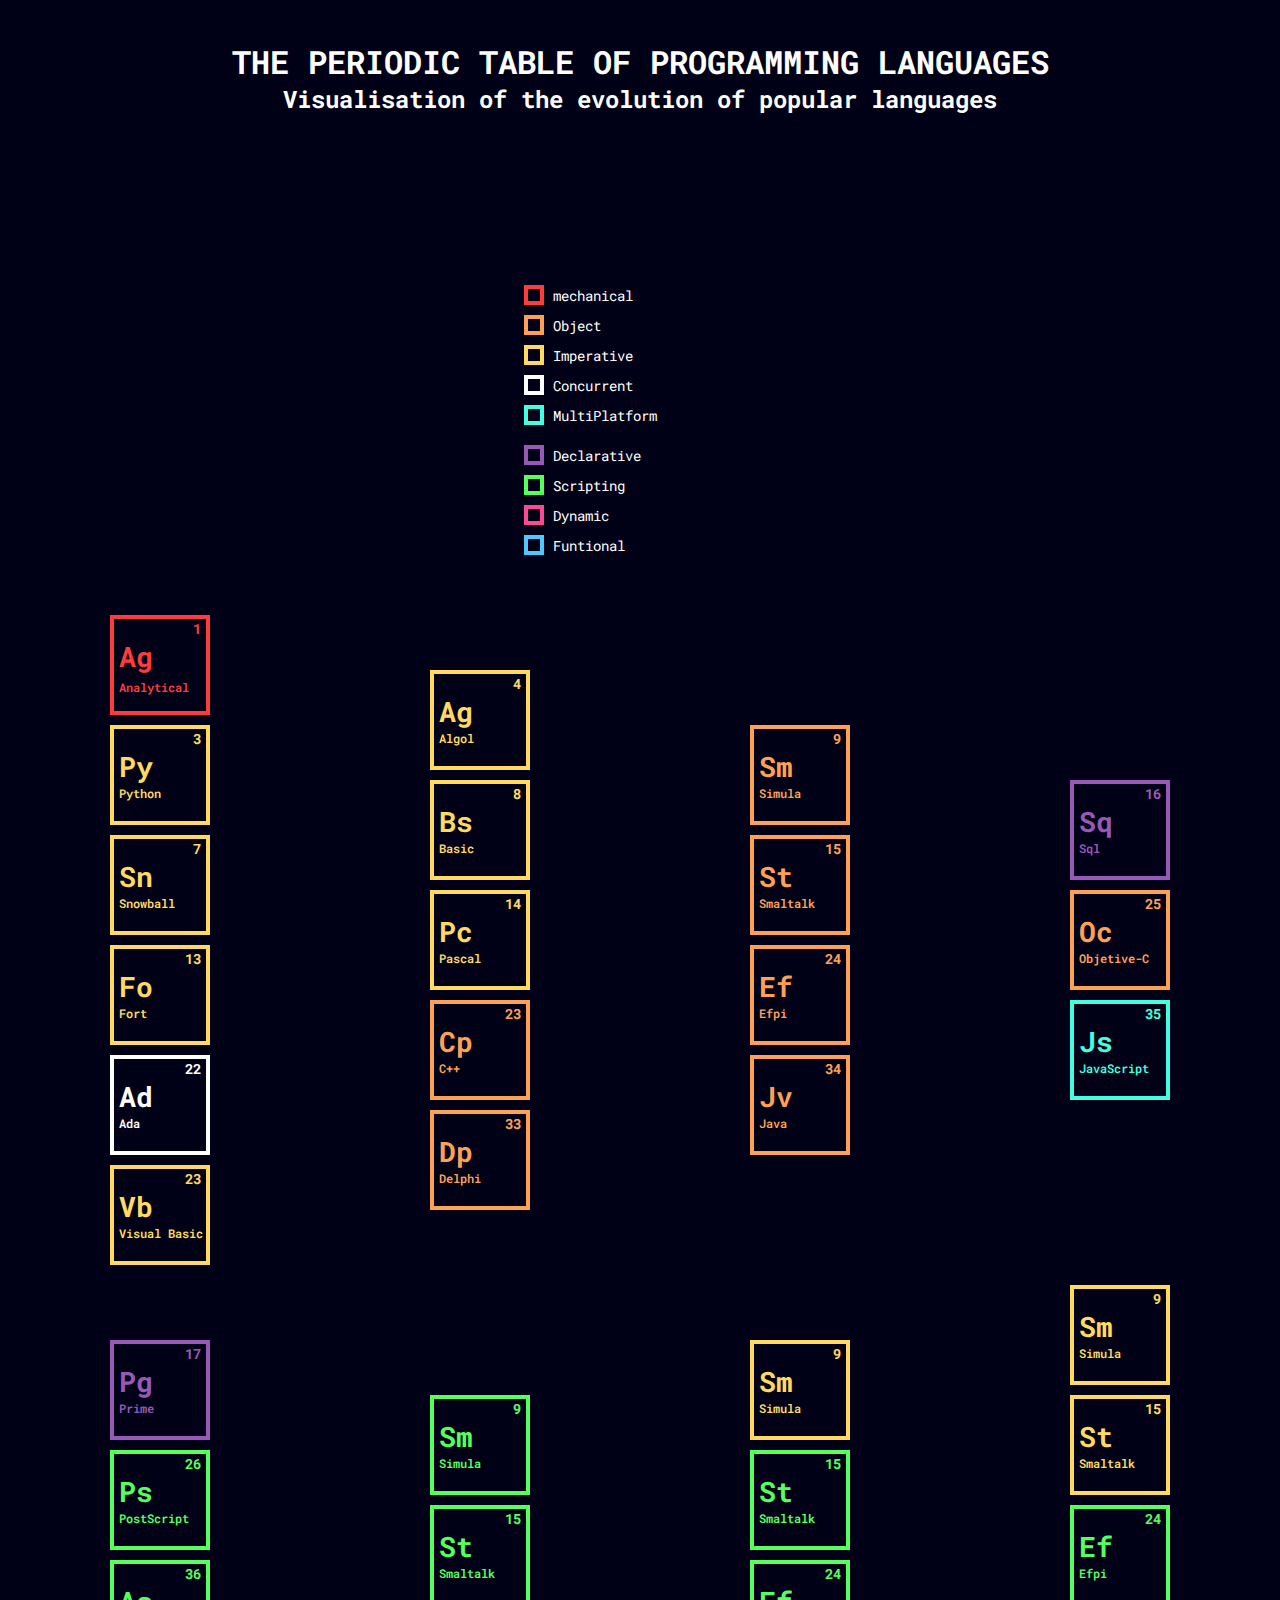
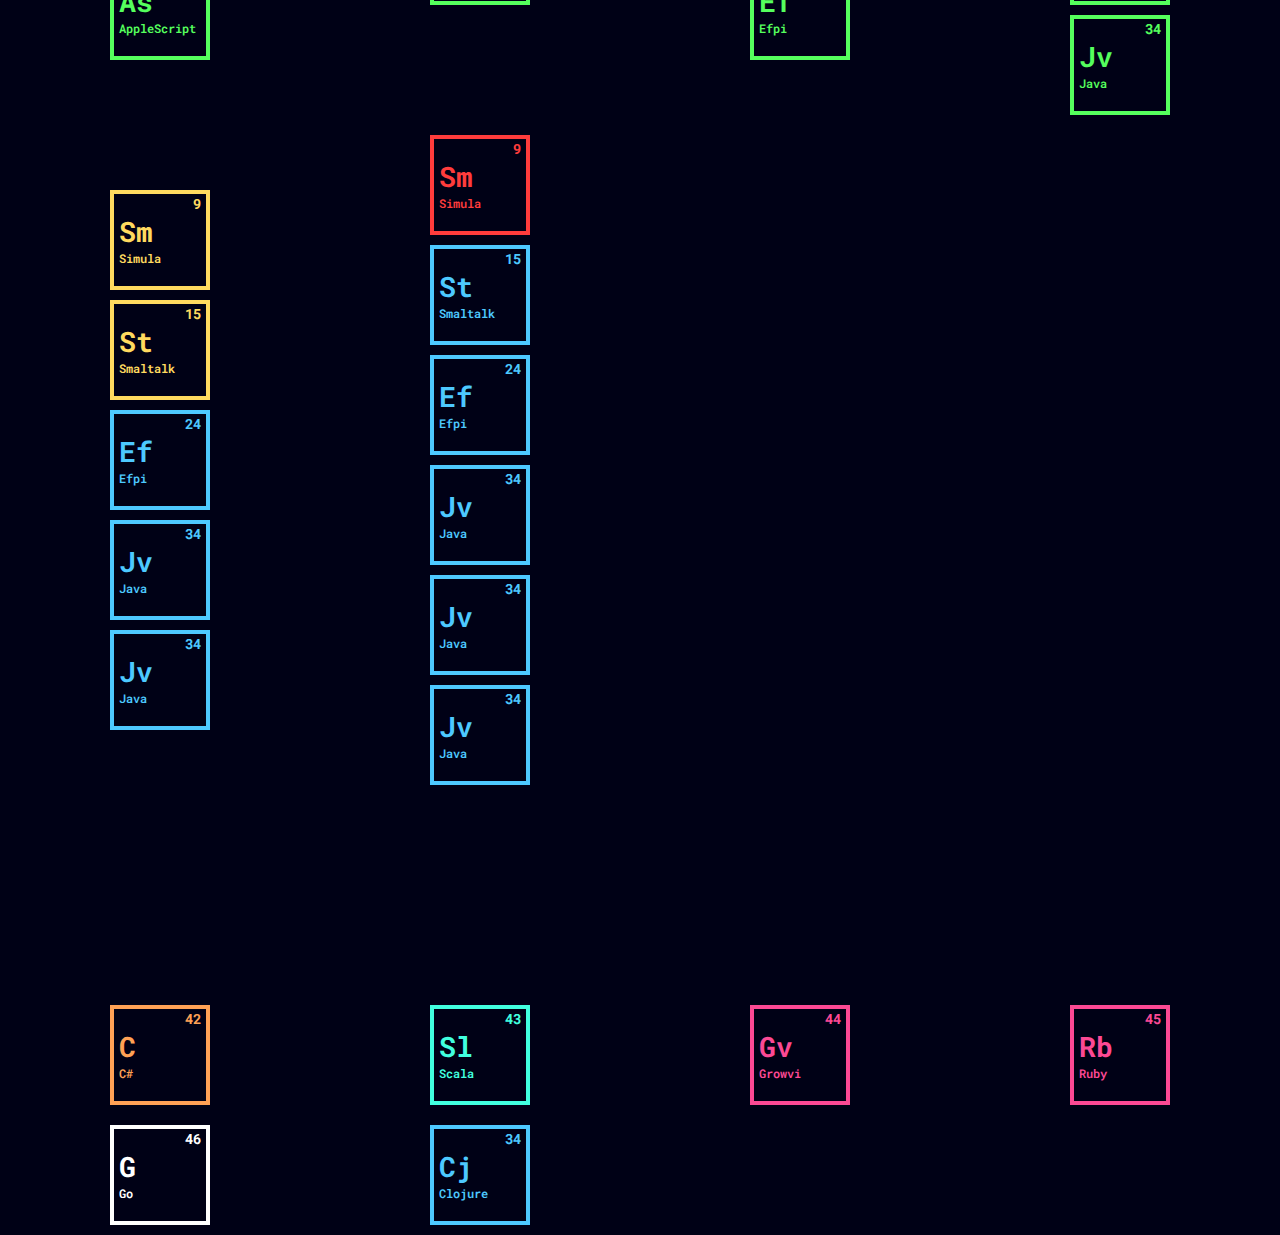
<file: index.html>
<!DOCTYPE html>
<html lang="en">
<head>
    <meta charset="UTF-8">
    <meta http-equiv="X-UA-Compatible" content="IE=edge">
    <meta name="viewport" content="width=device-width, initial-scale=1.0">
    <title>Document</title>
    <link rel="stylesheet" href="flexbox-tp.css">
    <link rel="preconnect" href="https://fonts.googleapis.com">
<link rel="preconnect" href="https://fonts.gstatic.com" crossorigin>
<link href="https://fonts.googleapis.com/css2?family=Roboto+Mono:wght@400;500;700&display=swap" rel="stylesheet">
</head>
<body>
    <h1>The periodic table of programming languages</h1>
    <h2>Visualisation of the evolution of popular languages</h2>
    <div class="symbology">
        <div class="category">
            <div class="item mechanical">
                <p class="text">mechanical</p>

            </div>

            <div class="item object-oriented">
                <p class="text">Object</p>

            </div>

            <div class="item imperative">
                <p class="text">Imperative</p>

            </div>

            <div class="item concurrent">
                <p class="text">Concurrent</p>

            </div>

            <div class="item multi">
                <p class="text">MultiPlatform</p>

            </div>

        </div>
        <div class="category">
            <div class="item declarative">
                <p class="text">Declarative</p>
            </div>

            <div class="item scripting">
                <p class="text">Scripting</p>

            </div>
            
            <div class="item dynamic">
                <p class="text">Dynamic</p>

            </div>

            <div class="item funtional">
                <p class="text">Funtional</p>

            </div>
        </div>
    </div>

    <div class="periodic-table">
        <div class="group">

            <div class="element mechanical">
                <p class="number">1</p>
                <abbr class="symbol">Ag</abbr>
                <abbr class="name">Analytical</p>
            </div>

            <div class="element imperative">
                <p class="number">3</p>
                <abbr class="symbol">Py</abbr>
                <p class="name">Python</p>
            </div>

            <div class="element imperative">
                <p class="number">7</p>
                <abbr class="symbol">Sn</abbr>
                <p class="name">Snowball</p>
            </div>

            <div class="element imperative">
                <p class="number">13</p>
                <abbr class="symbol">Fo</abbr>
                <p class="name">Fort</p>
            </div>

            <div class="element concurrent">
                <p class="number">22</p>
                <abbr class="symbol">Ad</abbr>
                <p class="name">Ada</p>
            </div>

            <div class="element imperative">
                <p class="number">23</p>
                <abbr class="symbol">Vb</abbr>
                <p class="name">Visual Basic</p>
            </div>
        </div>

        <div class="group">

            <div class="element imperative">
                <p class="number">4</p>
                <abbr class="symbol">Ag</p>
                <p class="name">Algol</p>
            </div>

            <div class="element imperative">
                <p class="number">8</p>
                <abbr class="symbol">Bs</abbr>
                <p class="name">Basic</p>
            </div>

            <div class="element imperative">
                <p class="number">14</p>
                <abbr class="symbol">Pc</abbr>
                <p class="name">Pascal</p>
            </div>

            <div class="element object-oriented">
                <p class="number">23</p>
                <abbr class="symbol">Cp</abbr>
                <p class="name">C++</p>
            </div>

            <div class="element object-oriented">
                <p class="number">33</p>
                <abbr class="symbol">Dp</abbr>
                <p class="name">Delphi</p>
            </div>
        </div>

        <div class="group">
            <div class="element object-oriented">
                <p class="number">9</p>
                <abbr class="symbol">Sm</p>
                <p class="name">Simula</p>
            </div>

            <div class="element object-oriented">
                <p class="number">15</p>
                <abbr class="symbol">St</abbr>
                <p class="name">Smaltalk</p>
            </div>

            <div class="element object-oriented">
                <p class="number">24</p>
                <abbr class="symbol">Ef</abbr>
                <p class="name">Efpi</p>
            </div>

            <div class="element object-oriented">
                <p class="number">34</p>
                <abbr class="symbol">Jv</abbr>
                <p class="name">Java</p>
            </div>

    
        </div>
        
        <div class="group">
            <div class="element declarative">
                <p class="number">16</p>
                <abbr class="symbol">Sq</p>
                <p class="name">Sql</p>
            </div>

            <div class="element object-oriented">
                <p class="number">25</p>
                <abbr class="symbol">Oc</abbr>
                <p class="name">Objetive-C</p>
            </div>

            <div class="element multi">
                <p class="number">35</p>
                <abbr class="symbol">Js</abbr>
                <p class="name">JavaScript</p>
            </div>

          
        </div>
        
        <div class="group">
            <div class="element declarative">
                <p class="number">17</p>
                <abbr class="symbol">Pg</p>
                <p class="name">Prime</p>
            </div>

            <div class="element scripting">
                <p class="number">26</p>
                <abbr class="symbol">Ps</abbr>
                <p class="name">PostScript</p>
            </div>

            <div class="element scripting">
                <p class="number">36</p>
                <abbr class="symbol">As</abbr>
                <p class="name">AppleScript</p>
            </div>

           
        </div>
        
        <div class="group">
            <div class="element scripting">
                <p class="number">9</p>
                <abbr class="symbol">Sm</p>
                <p class="name">Simula</p>
            </div>

            <div class="element scripting">
                <p class="number">15</p>
                <abbr class="symbol">St</abbr>
                <p class="name">Smaltalk</p>
            </div>

          
        </div>
        
        <div class="group">
            <div class="element imperative">
                <p class="number">9</p>
                <abbr class="symbol">Sm</p>
                <p class="name">Simula</p>
            </div>

            <div class="element scripting">
                <p class="number">15</p>
                <abbr class="symbol">St</abbr>
                <p class="name">Smaltalk</p>
            </div>

            <div class="element scripting">
                <p class="number">24</p>
                <abbr class="symbol">Ef</abbr>
                <p class="name">Efpi</p>
            </div>

            
        </div>
        
        <div class="group">
            <div class="element imperative">
                <p class="number">9</p>
                <abbr class="symbol">Sm</p>
                <p class="name">Simula</p>
            </div>

            <div class="element imperative">
                <p class="number">15</p>
                <abbr class="symbol">St</abbr>
                <p class="name">Smaltalk</p>
            </div>

            <div class="element scripting">
                <p class="number">24</p>
                <abbr class="symbol">Ef</abbr>
                <p class="name">Efpi</p>
            </div>

            <div class="element scripting">
                <p class="number">34</p>
                <abbr class="symbol">Jv</abbr>
                <p class="name">Java</p>
            </div>
          
        </div>
        
        <div class="group">
            <div class="element imperative">
                <p class="number">9</p>
                <abbr class="symbol">Sm</p>
                <p class="name">Simula</p>
            </div>

            <div class="element imperative">
                <p class="number">15</p>
                <abbr class="symbol">St</abbr>
                <p class="name">Smaltalk</p>
            </div>

            <div class="element funtional">
                <p class="number">24</p>
                <abbr class="symbol">Ef</abbr>
                <p class="name">Efpi</p>
            </div>

            <div class="element funtional">
                <p class="number">34</p>
                <abbr class="symbol">Jv</abbr>
                <p class="name">Java</p>
            </div>

            <div class="element funtional">
                <p class="number">34</p>
                <abbr class="symbol">Jv</abbr>
                <p class="name">Java</p>
            </div>
        </div>
        
        <div class="group">
            <div class="element mechanical">
                <p class="number">9</p>
                <abbr class="symbol">Sm</p>
                <p class="name">Simula</p>
            </div>

            <div class="element funtional">
                <p class="number">15</p>
                <abbr class="symbol">St</abbr>
                <p class="name">Smaltalk</p>
            </div>

            <div class="element funtional">
                <p class="number">24</p>
                <abbr class="symbol">Ef</abbr>
                <p class="name">Efpi</p>
            </div>

            <div class="element funtional">
                <p class="number">34</p>
                <abbr class="symbol">Jv</abbr>
                <p class="name">Java</p>
            </div>

            <div class="element funtional">
                <p class="number">34</p>
                <abbr class="symbol">Jv</abbr>
                <p class="name">Java</p>
            </div>

            <div class="element funtional">
                <p class="number">34</p>
                <abbr class="symbol">Jv</abbr>
                <p class="name">Java</p>
            </div>
        </div>
    </div>
   
    <div class="periodic-table">
        <p class="description"> Deserunt quo quis totam, aperiam ducimus voluptatum in fuga facilis saepe culpa alias eaque rem libero et rerum molestiae ipsa dolore corrupti?</p>
        <div class="element object-oriented">
            <p class="number">42</p>
            <abbr class="symbol">C</abbr>
            <p class="name">C#</p>
        </div>

        <div class="element multi">
            <p class="number">43</p>
            <abbr class="symbol">Sl</abbr>
            <p class="name">Scala</p>
        </div>

        <div class="element dynamic">
            <p class="number">44</p>
            <abbr class="symbol">Gv</abbr>
            <p class="name">Growvi</p>
        </div>

        <div class="element dynamic">
            <p class="number">45</p>
            <abbr class="symbol">Rb</abbr>
            <p class="name">Ruby</p>
        </div>
        <div class="element concurrent">
            <p class="number">46</p>
            <abbr class="symbol">G</abbr>
            <p class="name">Go</p>
        </div>
        <div class="element funtional">
            <p class="number">34</p>
            <abbr class="symbol">Cj</abbr>
            <p class="name">Clojure</p>
        </div>
        <p class="description"> Deserunt quo quis totam, aperiam ducimus voluptatum in fuga facilis saepe culpa alias eaque rem libero et rerum molestiae ipsa dolore corrupti?</p>

    </div>
</body>
</html>
</file>
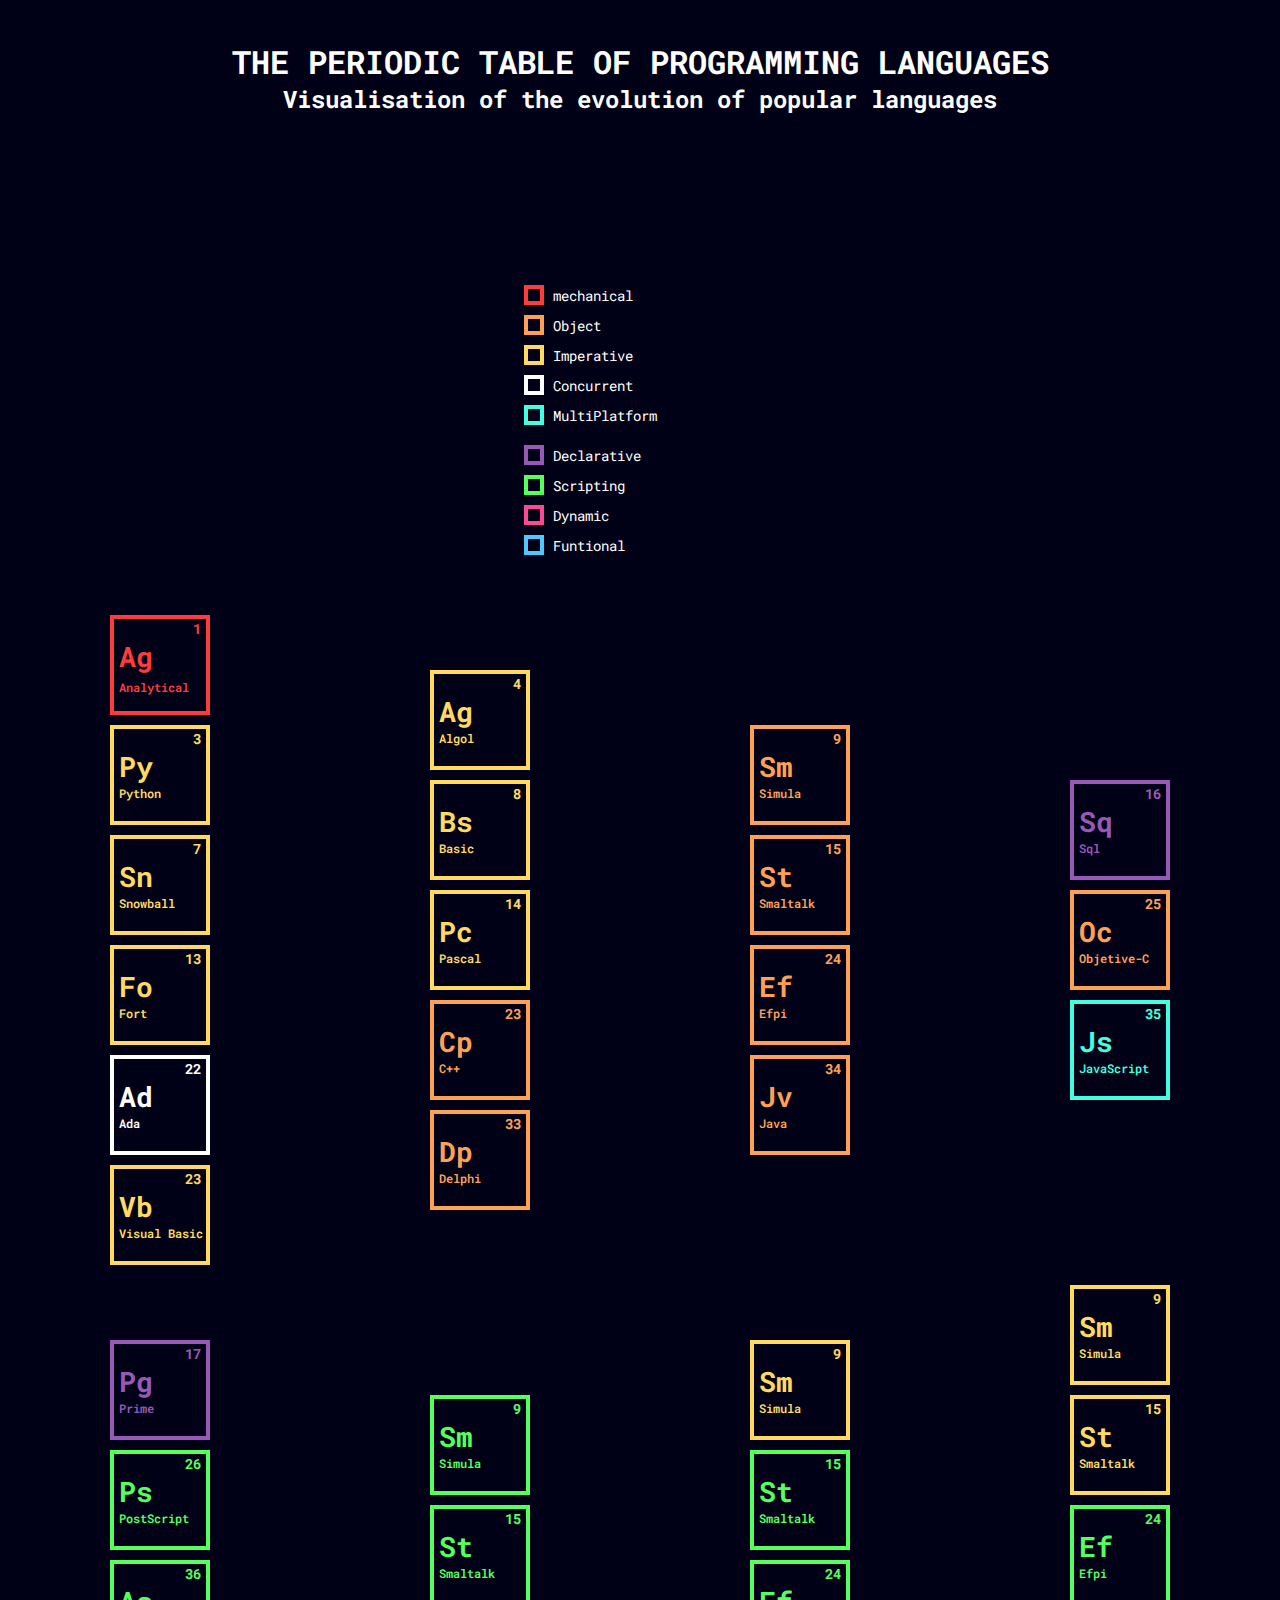
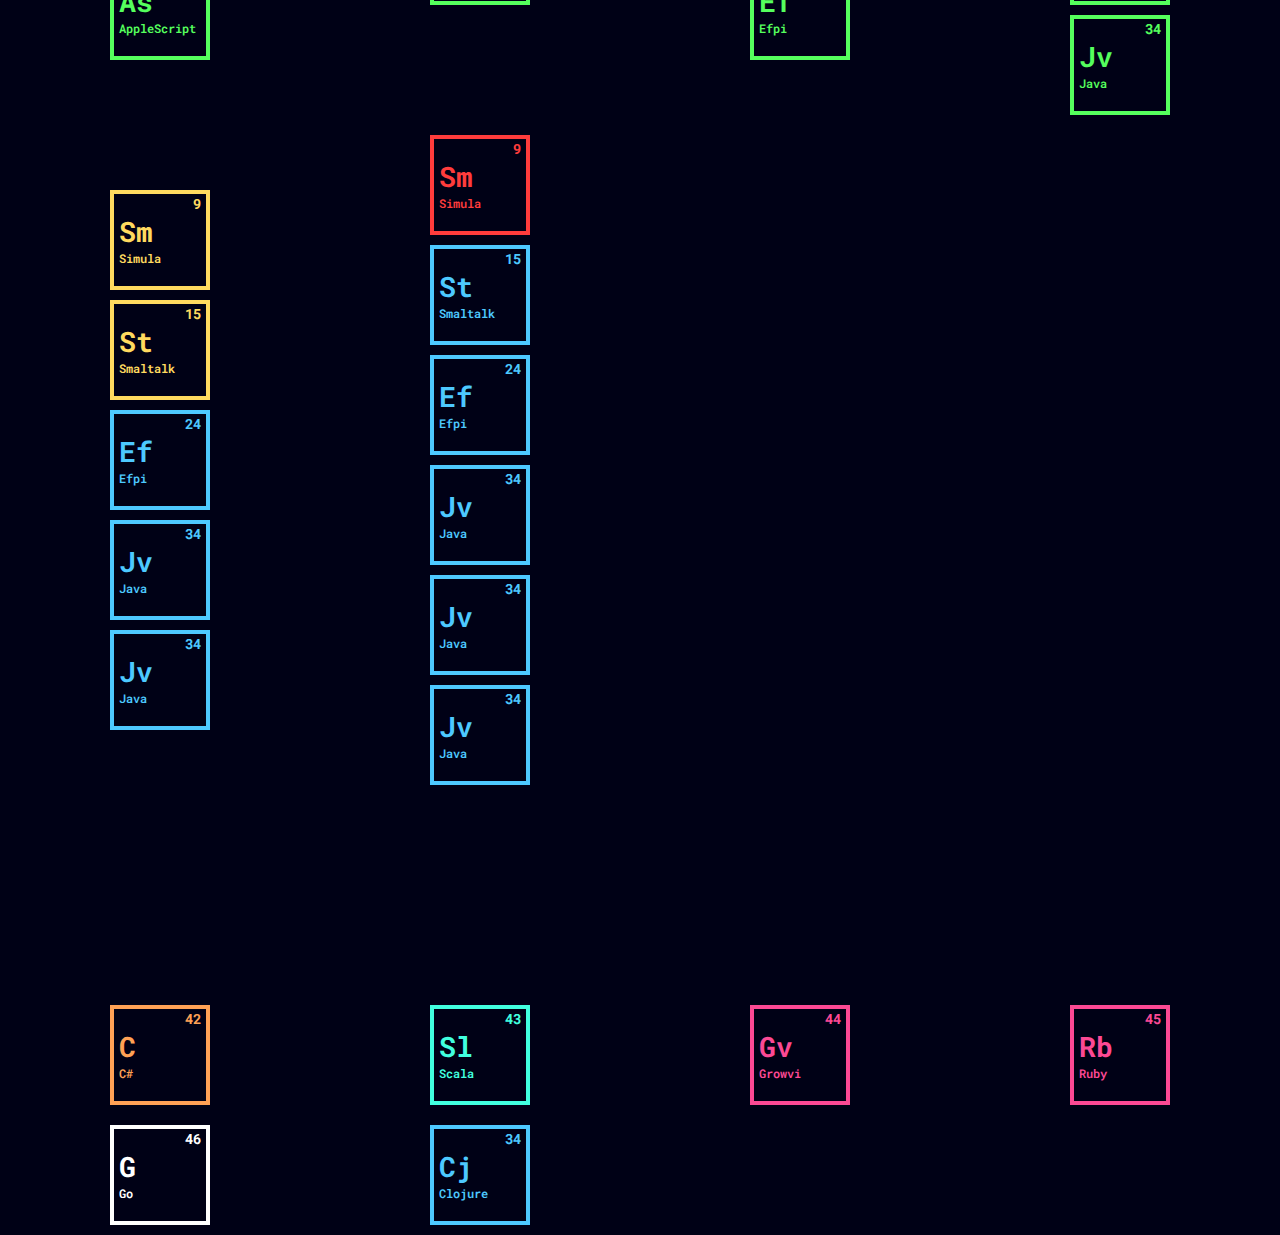
<file: flexbox-tp.html>
<!DOCTYPE html>
<html lang="en">
<head>
    <meta charset="UTF-8">
    <meta http-equiv="X-UA-Compatible" content="IE=edge">
    <meta name="viewport" content="width=device-width, initial-scale=1.0">
    <title>Document</title>
    <link rel="stylesheet" href="flexbox-tp.css">
    <link rel="preconnect" href="https://fonts.googleapis.com">
<link rel="preconnect" href="https://fonts.gstatic.com" crossorigin>
<link href="https://fonts.googleapis.com/css2?family=Roboto+Mono:wght@400;500;700&display=swap" rel="stylesheet">
</head>
<body>
    <h1>The periodic table of programming languages</h1>
    <h2>Visualisation of the evolution of popular languages</h2>
    <div class="symbology">
        <div class="category">
            <div class="item mechanical">
                <p class="text">mechanical</p>

            </div>

            <div class="item object-oriented">
                <p class="text">Object</p>

            </div>

            <div class="item imperative">
                <p class="text">Imperative</p>

            </div>

            <div class="item concurrent">
                <p class="text">Concurrent</p>

            </div>

            <div class="item multi">
                <p class="text">MultiPlatform</p>

            </div>

        </div>
        <div class="category">
            <div class="item declarative">
                <p class="text">Declarative</p>
            </div>

            <div class="item scripting">
                <p class="text">Scripting</p>

            </div>
            
            <div class="item dynamic">
                <p class="text">Dynamic</p>

            </div>

            <div class="item funtional">
                <p class="text">Funtional</p>

            </div>
        </div>
    </div>

    <div class="periodic-table">
        <div class="group">

            <div class="element mechanical">
                <p class="number">1</p>
                <abbr class="symbol">Ag</abbr>
                <abbr class="name">Analytical</p>
            </div>

            <div class="element imperative">
                <p class="number">3</p>
                <abbr class="symbol">Py</abbr>
                <p class="name">Python</p>
            </div>

            <div class="element imperative">
                <p class="number">7</p>
                <abbr class="symbol">Sn</abbr>
                <p class="name">Snowball</p>
            </div>

            <div class="element imperative">
                <p class="number">13</p>
                <abbr class="symbol">Fo</abbr>
                <p class="name">Fort</p>
            </div>

            <div class="element concurrent">
                <p class="number">22</p>
                <abbr class="symbol">Ad</abbr>
                <p class="name">Ada</p>
            </div>

            <div class="element imperative">
                <p class="number">23</p>
                <abbr class="symbol">Vb</abbr>
                <p class="name">Visual Basic</p>
            </div>
        </div>

        <div class="group">

            <div class="element imperative">
                <p class="number">4</p>
                <abbr class="symbol">Ag</p>
                <p class="name">Algol</p>
            </div>

            <div class="element imperative">
                <p class="number">8</p>
                <abbr class="symbol">Bs</abbr>
                <p class="name">Basic</p>
            </div>

            <div class="element imperative">
                <p class="number">14</p>
                <abbr class="symbol">Pc</abbr>
                <p class="name">Pascal</p>
            </div>

            <div class="element object-oriented">
                <p class="number">23</p>
                <abbr class="symbol">Cp</abbr>
                <p class="name">C++</p>
            </div>

            <div class="element object-oriented">
                <p class="number">33</p>
                <abbr class="symbol">Dp</abbr>
                <p class="name">Delphi</p>
            </div>
        </div>

        <div class="group">
            <div class="element object-oriented">
                <p class="number">9</p>
                <abbr class="symbol">Sm</p>
                <p class="name">Simula</p>
            </div>

            <div class="element object-oriented">
                <p class="number">15</p>
                <abbr class="symbol">St</abbr>
                <p class="name">Smaltalk</p>
            </div>

            <div class="element object-oriented">
                <p class="number">24</p>
                <abbr class="symbol">Ef</abbr>
                <p class="name">Efpi</p>
            </div>

            <div class="element object-oriented">
                <p class="number">34</p>
                <abbr class="symbol">Jv</abbr>
                <p class="name">Java</p>
            </div>

    
        </div>
        
        <div class="group">
            <div class="element declarative">
                <p class="number">16</p>
                <abbr class="symbol">Sq</p>
                <p class="name">Sql</p>
            </div>

            <div class="element object-oriented">
                <p class="number">25</p>
                <abbr class="symbol">Oc</abbr>
                <p class="name">Objetive-C</p>
            </div>

            <div class="element multi">
                <p class="number">35</p>
                <abbr class="symbol">Js</abbr>
                <p class="name">JavaScript</p>
            </div>

          
        </div>
        
        <div class="group">
            <div class="element declarative">
                <p class="number">17</p>
                <abbr class="symbol">Pg</p>
                <p class="name">Prime</p>
            </div>

            <div class="element scripting">
                <p class="number">26</p>
                <abbr class="symbol">Ps</abbr>
                <p class="name">PostScript</p>
            </div>

            <div class="element scripting">
                <p class="number">36</p>
                <abbr class="symbol">As</abbr>
                <p class="name">AppleScript</p>
            </div>

           
        </div>
        
        <div class="group">
            <div class="element scripting">
                <p class="number">9</p>
                <abbr class="symbol">Sm</p>
                <p class="name">Simula</p>
            </div>

            <div class="element scripting">
                <p class="number">15</p>
                <abbr class="symbol">St</abbr>
                <p class="name">Smaltalk</p>
            </div>

          
        </div>
        
        <div class="group">
            <div class="element imperative">
                <p class="number">9</p>
                <abbr class="symbol">Sm</p>
                <p class="name">Simula</p>
            </div>

            <div class="element scripting">
                <p class="number">15</p>
                <abbr class="symbol">St</abbr>
                <p class="name">Smaltalk</p>
            </div>

            <div class="element scripting">
                <p class="number">24</p>
                <abbr class="symbol">Ef</abbr>
                <p class="name">Efpi</p>
            </div>

            
        </div>
        
        <div class="group">
            <div class="element imperative">
                <p class="number">9</p>
                <abbr class="symbol">Sm</p>
                <p class="name">Simula</p>
            </div>

            <div class="element imperative">
                <p class="number">15</p>
                <abbr class="symbol">St</abbr>
                <p class="name">Smaltalk</p>
            </div>

            <div class="element scripting">
                <p class="number">24</p>
                <abbr class="symbol">Ef</abbr>
                <p class="name">Efpi</p>
            </div>

            <div class="element scripting">
                <p class="number">34</p>
                <abbr class="symbol">Jv</abbr>
                <p class="name">Java</p>
            </div>
          
        </div>
        
        <div class="group">
            <div class="element imperative">
                <p class="number">9</p>
                <abbr class="symbol">Sm</p>
                <p class="name">Simula</p>
            </div>

            <div class="element imperative">
                <p class="number">15</p>
                <abbr class="symbol">St</abbr>
                <p class="name">Smaltalk</p>
            </div>

            <div class="element funtional">
                <p class="number">24</p>
                <abbr class="symbol">Ef</abbr>
                <p class="name">Efpi</p>
            </div>

            <div class="element funtional">
                <p class="number">34</p>
                <abbr class="symbol">Jv</abbr>
                <p class="name">Java</p>
            </div>

            <div class="element funtional">
                <p class="number">34</p>
                <abbr class="symbol">Jv</abbr>
                <p class="name">Java</p>
            </div>
        </div>
        
        <div class="group">
            <div class="element mechanical">
                <p class="number">9</p>
                <abbr class="symbol">Sm</p>
                <p class="name">Simula</p>
            </div>

            <div class="element funtional">
                <p class="number">15</p>
                <abbr class="symbol">St</abbr>
                <p class="name">Smaltalk</p>
            </div>

            <div class="element funtional">
                <p class="number">24</p>
                <abbr class="symbol">Ef</abbr>
                <p class="name">Efpi</p>
            </div>

            <div class="element funtional">
                <p class="number">34</p>
                <abbr class="symbol">Jv</abbr>
                <p class="name">Java</p>
            </div>

            <div class="element funtional">
                <p class="number">34</p>
                <abbr class="symbol">Jv</abbr>
                <p class="name">Java</p>
            </div>

            <div class="element funtional">
                <p class="number">34</p>
                <abbr class="symbol">Jv</abbr>
                <p class="name">Java</p>
            </div>
        </div>
    </div>
   
    <div class="periodic-table">
        <p class="description"> Deserunt quo quis totam, aperiam ducimus voluptatum in fuga facilis saepe culpa alias eaque rem libero et rerum molestiae ipsa dolore corrupti?</p>
        <div class="element object-oriented">
            <p class="number">42</p>
            <abbr class="symbol">C</abbr>
            <p class="name">C#</p>
        </div>

        <div class="element multi">
            <p class="number">43</p>
            <abbr class="symbol">Sl</abbr>
            <p class="name">Scala</p>
        </div>

        <div class="element dynamic">
            <p class="number">44</p>
            <abbr class="symbol">Gv</abbr>
            <p class="name">Growvi</p>
        </div>

        <div class="element dynamic">
            <p class="number">45</p>
            <abbr class="symbol">Rb</abbr>
            <p class="name">Ruby</p>
        </div>
        <div class="element concurrent">
            <p class="number">46</p>
            <abbr class="symbol">G</abbr>
            <p class="name">Go</p>
        </div>
        <div class="element funtional">
            <p class="number">34</p>
            <abbr class="symbol">Cj</abbr>
            <p class="name">Clojure</p>
        </div>
        <p class="description"> Deserunt quo quis totam, aperiam ducimus voluptatum in fuga facilis saepe culpa alias eaque rem libero et rerum molestiae ipsa dolore corrupti?</p>

    </div>
</body>
</html>
</file>
<file: flexbox-tp.css>
:root {
    --yellow: #ffda5f;
    --pink: #fc4994;
    --blue: #4dc9ff;
    --green: #55ff5d;
    --white: #ffffff;
    --black: #1a1a1a;
    --red: #ff3c3c;
    --orange: #ffa155;
    --purple: #9859b6;
    --lightblue: #41ffdf;
    --bg-color: #000116;
}

* {
    margin: 0;
    padding: 0;
    box-sizing: border-box;
}
body {
    background-color: var(--bg-color);
    font-family: 'Roboto Mono', monospace;;   
    color: var(--white);
}
    h1, h2 {
        color: var(--white);
        margin: 0;
        text-align: center;
    }
    h1 {
        margin-block-start: 40px;
        text-transform: uppercase;
        font-size: 28px;
    }
    h2 {

        font-size: 20px;
    }
   
.periodic-table {
    display: flex;
    justify-content: center;
    align-items: end;
    width: 90%;
    margin: 0 auto;
    flex-wrap: wrap;
}
.group {
    margin:  0px 0px;
}
.element {
    width: 100px;
    height: 100px;
    margin: 10px 5px;
    transition: 0.35s ease-in-out;
    cursor: pointer;
}
.element:hover {
    transform: scale(1.1);
    color: var(--white);
    
}
.number {
    text-align: end;
    font-size: 14px;
    font-weight: bold;
    margin-right: 5px;
}
.symbol {
    font-size: 28px ;
    font-weight: 700;
    text-transform: capitalize;
    padding-left: 5px;
}
.name {
    font-size: 12px;
    font-weight: 600;
    text-transform: capitalize;
    padding-left: 5px;

}
.description {
    color: var(--white);
    max-inline-size: 250px;
    font-size: 0.9rem;
    margin-inline-end: 5px;
    margin-inline-start: 10px;
}


.symbology {
    width: 350px;
     margin: 0 auto;
     padding: 0;
     position: relative;
     top: 160px;
     left: 60px;
}
.category {
    display: inline-block;
    vertical-align:middle;
}
.item {
    margin: 10px 0px;
    display: flex;
    width: 20px;
    height: 20px;
    vertical-align: middle;
    transition: 0.35s ease-in-out;
}
.item:nth-child(1) {
    margin-right: 140px;
}
.item {
    cursor: pointer;
}
.text {
    display: block;
    margin: 0;
    padding: 0;
    font-size: 14px;;
    color: var(--white);
    margin-top: -3px;
    margin-left: 25px;
}
/* Colours */
.mechanical {
    border: 4px solid var(--red);
    color: var(--red);
}
.object-oriented {
    border: 4px solid var(--orange);
    color: var(--orange);
}
.imperative  {
    border: 4px solid var(--yellow);
    color: var(--yellow)
}
.concurrent {
    border: 4px solid var(--white);
    color: var(--white)
}
.multi {
    border: 4px solid var(--lightblue);
    color: var(--lightblue);
}
.declarative {
    border: 4px solid var(--purple);
    color: var(--purple);
}
.scripting {
    border: 4px solid var(--green);
    color: var(--green)
}
.dynamic {
    border: 4px solid var(--pink);
    color: var(--pink)
}
.funtional {
    border: 4px solid var(--blue);
    color:  var(--blue)
}
.mechanical:hover {
    background-color: var(--red);
}
.object-oriented:hover {
    background-color: var(--orange);
}
.imperative:hover {
    background-color: var(--yellow);
}
.concurrent:hover {
    background-color: var(--white);
    color: var(--black)
}
.multi:hover {
    background-color: var(--lightblue);
}
.declarative:hover {
    background-color: var(--purple);
}
.scripting:hover {
    background-color: var(--green);
}
.dynamic:hover {
    background-color: var(--pink);
}
.funtional:hover {
    background-color: var(--blue);
}



@media screen and (max-width: 1330px) {
    h1 {
        font-size: 2rem;
    }
    h2 {
        font-size: 1.5rem;
    }
    .periodic-table {
        width: 100%;
        display: grid;
        grid-template-columns: repeat(4, 1fr);
        grid-template-rows: 1fr;
        margin: 0;
        padding: 0;
        justify-items: center;
        align-items: center;
        margin-block-start: 200px;
    }
    .symbology {
        width: 85%;
        margin: 0;
        padding: 0;
        display: flex;
        flex-direction: column;
        justify-content: center;
        align-items: center;
    }
    .description {
        display: none;
    }
}
@media screen and (max-width: 700px){
    .periodic-table {
        grid-template-columns: repeat(3, 1fr);
    }
}
@media screen and (max-width: 600px){
    .periodic-table {
        grid-template-columns: 1fr;
    }
    .element {
        width: 150px;
        height: 150px;
    }
    .number {
        font-size: 20px
    }
    .symbol {
        font-size: 42px ;
    }
    .name {
        font-size: 18px;
    }
}
</file>
